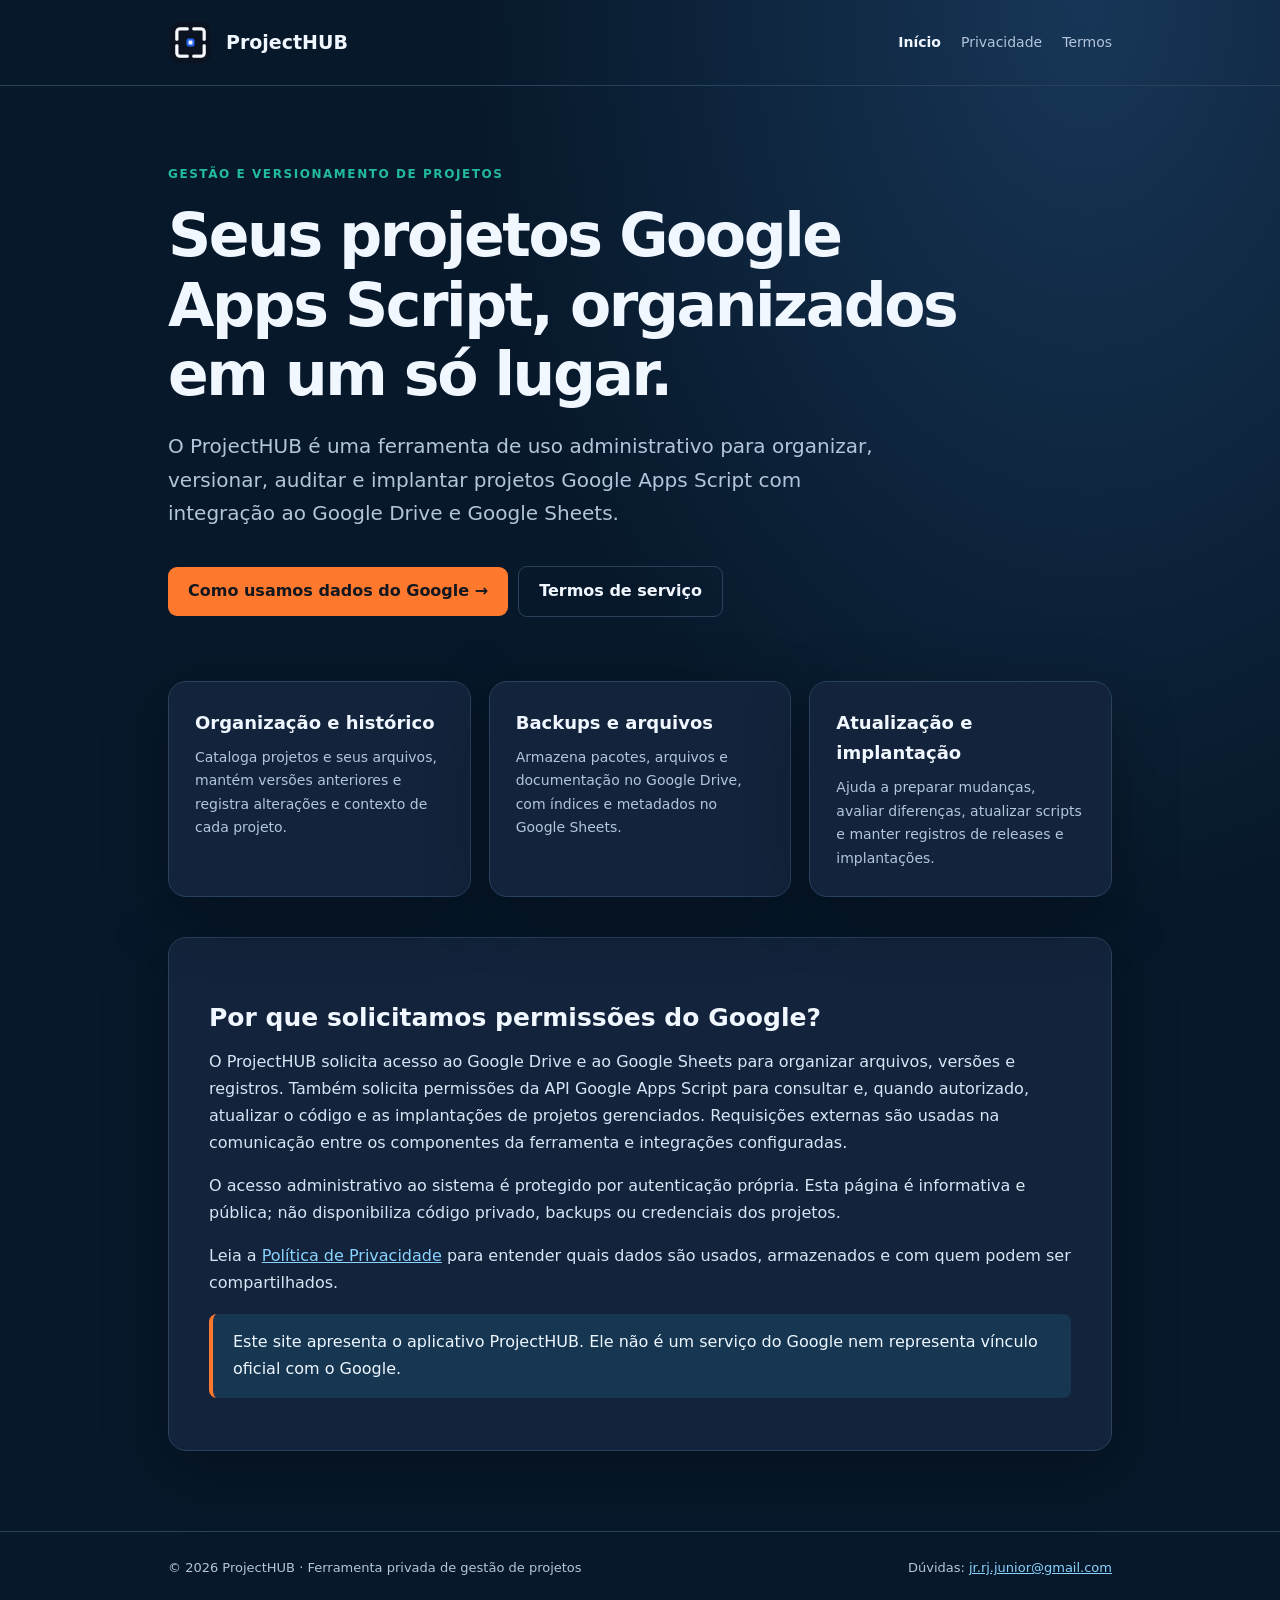
<file: index.html>
<!DOCTYPE html>
<html lang="pt-BR"><head><meta charset="UTF-8"><meta name="viewport" content="width=device-width,initial-scale=1"><meta name="description" content="ProjectHUB: gestão e versionamento de projetos Google Apps Script, backups e implantações."><meta name="robots" content="index,follow"><title>Início — ProjectHUB</title><link rel="icon" type="image/png" href="ProjectHub_favicon_64_v2.3.12.png"><link rel="stylesheet" href="style.css"></head><body><header class="top"><div class="wrap"><a class="brand" href="./"><img src="ProjectHub_logo_v2.3.12.png" alt="Logotipo do ProjectHUB"/><span>ProjectHUB</span></a><nav aria-label="Navegação principal"><a href="./" class="active" aria-current="page">Início</a><a href="privacidade.html" >Privacidade</a><a href="termos.html" >Termos</a></nav></div></header><main class="wrap"><div class="hero"><div class="eyebrow">Gestão e versionamento de projetos</div><h1>Seus projetos Google Apps Script, organizados em um só lugar.</h1><p class="lead">O ProjectHUB é uma ferramenta de uso administrativo para organizar, versionar, auditar e implantar projetos Google Apps Script com integração ao Google Drive e Google Sheets.</p><a class="btn" href="privacidade.html">Como usamos dados do Google →</a><a class="btn btn2" href="termos.html">Termos de serviço</a></div><div class="grid"><article class="card"><h3>Organização e histórico</h3><p>Cataloga projetos e seus arquivos, mantém versões anteriores e registra alterações e contexto de cada projeto.</p></article><article class="card"><h3>Backups e arquivos</h3><p>Armazena pacotes, arquivos e documentação no Google Drive, com índices e metadados no Google Sheets.</p></article><article class="card"><h3>Atualização e implantação</h3><p>Ajuda a preparar mudanças, avaliar diferenças, atualizar scripts e manter registros de releases e implantações.</p></article></div><div class="paper"><h2>Por que solicitamos permissões do Google?</h2><p>O ProjectHUB solicita acesso ao Google Drive e ao Google Sheets para organizar arquivos, versões e registros. Também solicita permissões da API Google Apps Script para consultar e, quando autorizado, atualizar o código e as implantações de projetos gerenciados. Requisições externas são usadas na comunicação entre os componentes da ferramenta e integrações configuradas.</p><p>O acesso administrativo ao sistema é protegido por autenticação própria. Esta página é informativa e pública; não disponibiliza código privado, backups ou credenciais dos projetos.</p><p>Leia a <a href="privacidade.html">Política de Privacidade</a> para entender quais dados são usados, armazenados e com quem podem ser compartilhados.</p><div class="callout">Este site apresenta o aplicativo ProjectHUB. Ele não é um serviço do Google nem representa vínculo oficial com o Google.</div></div></main><footer class="foot"><div class="wrap"><span>© 2026 ProjectHUB · Ferramenta privada de gestão de projetos</span><span>Dúvidas: <a href="mailto:jr.rj.junior@gmail.com">jr.rj.junior@gmail.com</a></span></div></footer></body></html>
</file>
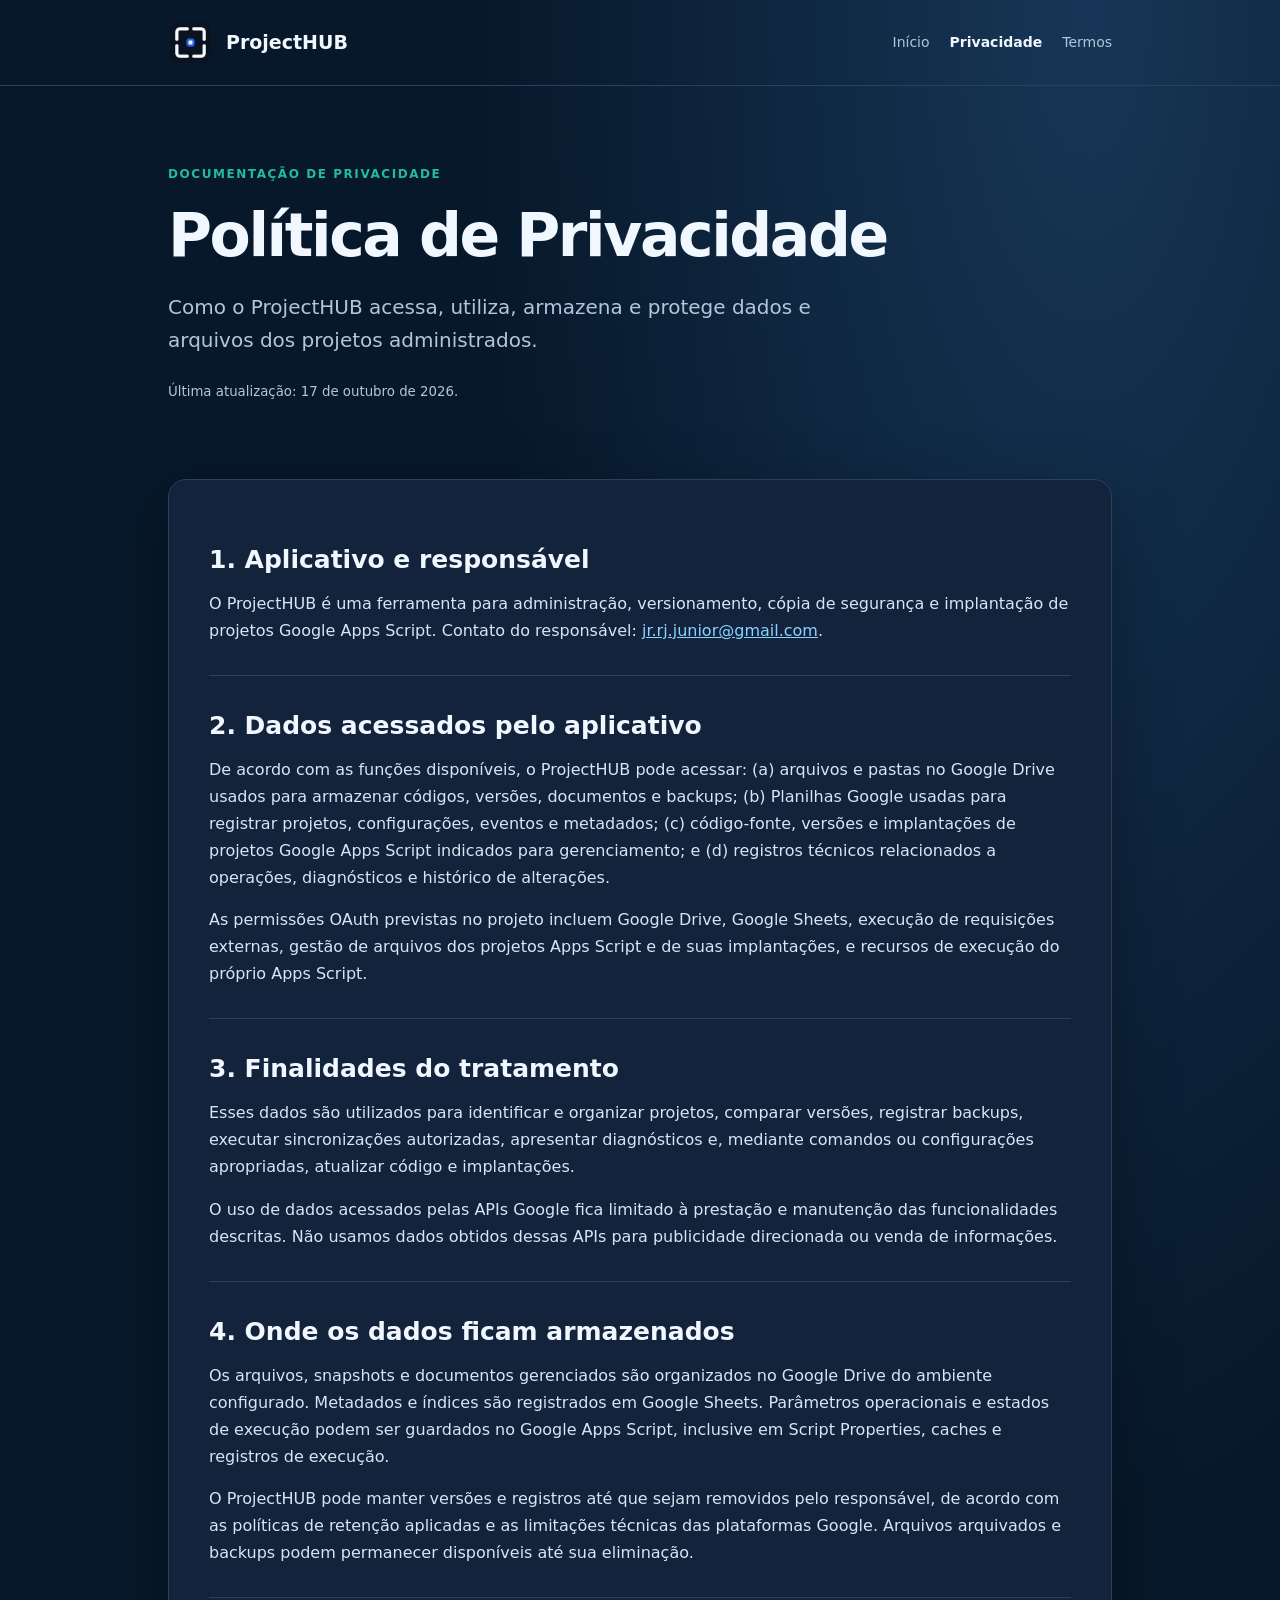
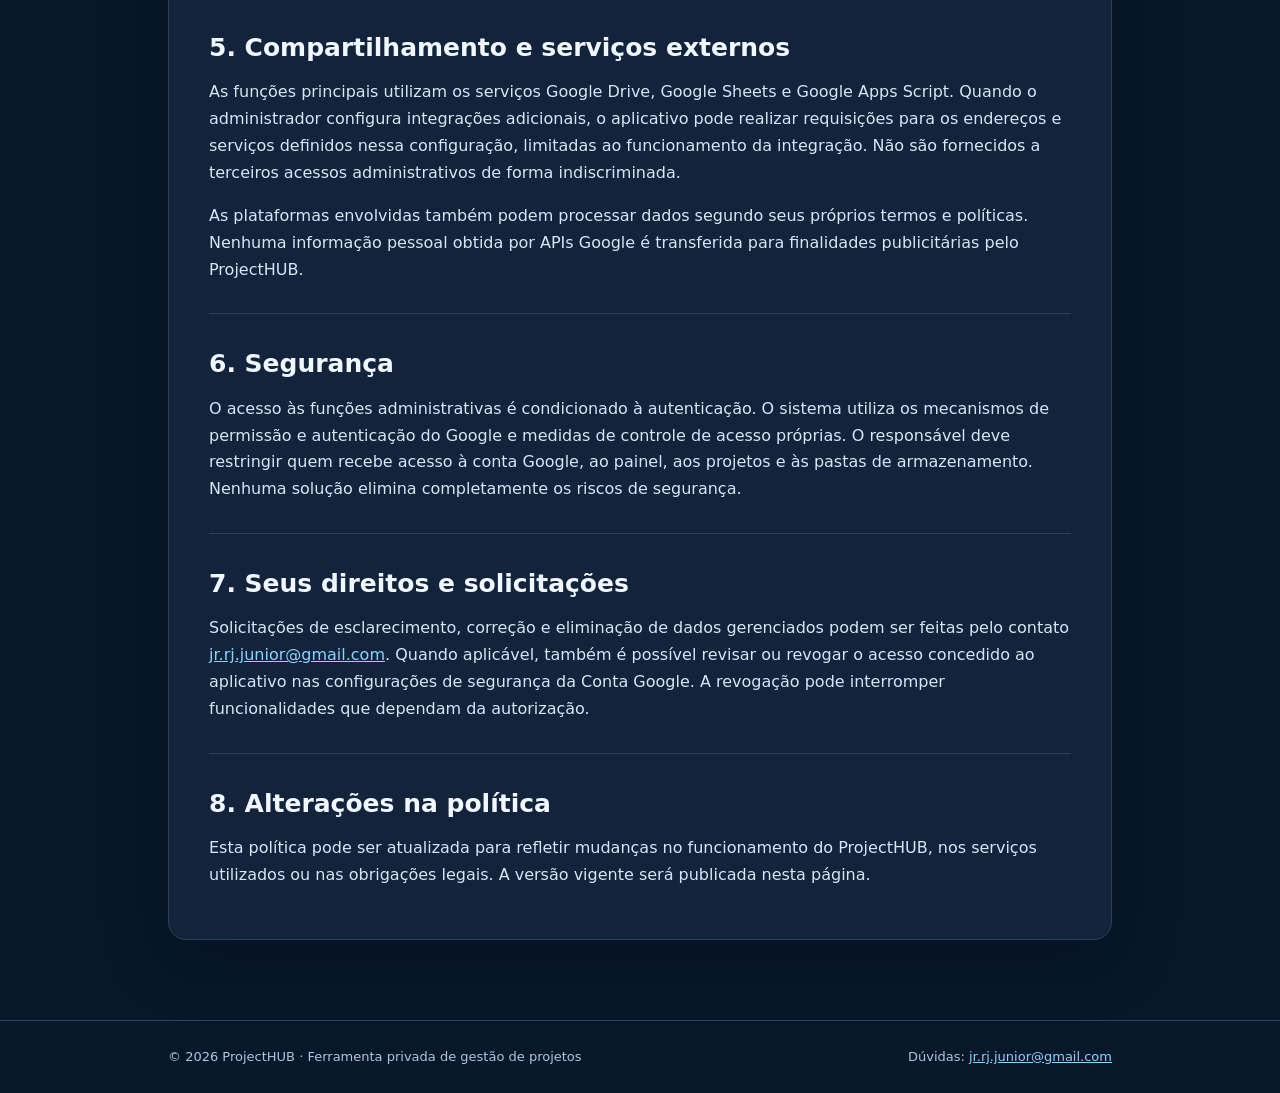
<file: privacidade.html>
<!DOCTYPE html>
<html lang="pt-BR"><head><meta charset="UTF-8"><meta name="viewport" content="width=device-width,initial-scale=1"><meta name="description" content="Política de privacidade sobre dados de Google Apps Script, Google Drive e Google Sheets usados no ProjectHUB."><meta name="robots" content="index,follow"><title>Política de Privacidade — ProjectHUB</title><link rel="icon" type="image/png" href="ProjectHub_favicon_64_v2.3.12.png"><link rel="stylesheet" href="style.css"></head><body><header class="top"><div class="wrap"><a class="brand" href="./"><img src="ProjectHub_logo_v2.3.12.png" alt="Logotipo do ProjectHUB"/><span>ProjectHUB</span></a><nav aria-label="Navegação principal"><a href="./" >Início</a><a href="privacidade.html" class="active" aria-current="page">Privacidade</a><a href="termos.html" >Termos</a></nav></div></header><main class="wrap"><div class="hero"><div class="eyebrow">Documentação de privacidade</div><h1>Política de Privacidade</h1><p class="lead">Como o ProjectHUB acessa, utiliza, armazena e protege dados e arquivos dos projetos administrados.</p><small>Última atualização: 17 de outubro de 2026.</small></div><article class="paper">
<section><h2>1. Aplicativo e responsável</h2><p>O ProjectHUB é uma ferramenta para administração, versionamento, cópia de segurança e implantação de projetos Google Apps Script. Contato do responsável: <a href="mailto:jr.rj.junior@gmail.com">jr.rj.junior@gmail.com</a>.</p></section>
<section><h2>2. Dados acessados pelo aplicativo</h2><p>De acordo com as funções disponíveis, o ProjectHUB pode acessar: (a) arquivos e pastas no Google Drive usados para armazenar códigos, versões, documentos e backups; (b) Planilhas Google usadas para registrar projetos, configurações, eventos e metadados; (c) código-fonte, versões e implantações de projetos Google Apps Script indicados para gerenciamento; e (d) registros técnicos relacionados a operações, diagnósticos e histórico de alterações.</p><p>As permissões OAuth previstas no projeto incluem Google Drive, Google Sheets, execução de requisições externas, gestão de arquivos dos projetos Apps Script e de suas implantações, e recursos de execução do próprio Apps Script.</p></section>
<section><h2>3. Finalidades do tratamento</h2><p>Esses dados são utilizados para identificar e organizar projetos, comparar versões, registrar backups, executar sincronizações autorizadas, apresentar diagnósticos e, mediante comandos ou configurações apropriadas, atualizar código e implantações.</p><p>O uso de dados acessados pelas APIs Google fica limitado à prestação e manutenção das funcionalidades descritas. Não usamos dados obtidos dessas APIs para publicidade direcionada ou venda de informações.</p></section>
<section><h2>4. Onde os dados ficam armazenados</h2><p>Os arquivos, snapshots e documentos gerenciados são organizados no Google Drive do ambiente configurado. Metadados e índices são registrados em Google Sheets. Parâmetros operacionais e estados de execução podem ser guardados no Google Apps Script, inclusive em Script Properties, caches e registros de execução.</p><p>O ProjectHUB pode manter versões e registros até que sejam removidos pelo responsável, de acordo com as políticas de retenção aplicadas e as limitações técnicas das plataformas Google. Arquivos arquivados e backups podem permanecer disponíveis até sua eliminação.</p></section>
<section><h2>5. Compartilhamento e serviços externos</h2><p>As funções principais utilizam os serviços Google Drive, Google Sheets e Google Apps Script. Quando o administrador configura integrações adicionais, o aplicativo pode realizar requisições para os endereços e serviços definidos nessa configuração, limitadas ao funcionamento da integração. Não são fornecidos a terceiros acessos administrativos de forma indiscriminada.</p><p>As plataformas envolvidas também podem processar dados segundo seus próprios termos e políticas. Nenhuma informação pessoal obtida por APIs Google é transferida para finalidades publicitárias pelo ProjectHUB.</p></section>
<section><h2>6. Segurança</h2><p>O acesso às funções administrativas é condicionado à autenticação. O sistema utiliza os mecanismos de permissão e autenticação do Google e medidas de controle de acesso próprias. O responsável deve restringir quem recebe acesso à conta Google, ao painel, aos projetos e às pastas de armazenamento. Nenhuma solução elimina completamente os riscos de segurança.</p></section>
<section><h2>7. Seus direitos e solicitações</h2><p>Solicitações de esclarecimento, correção e eliminação de dados gerenciados podem ser feitas pelo contato <a href="mailto:jr.rj.junior@gmail.com">jr.rj.junior@gmail.com</a>. Quando aplicável, também é possível revisar ou revogar o acesso concedido ao aplicativo nas configurações de segurança da Conta Google. A revogação pode interromper funcionalidades que dependam da autorização.</p></section>
<section><h2>8. Alterações na política</h2><p>Esta política pode ser atualizada para refletir mudanças no funcionamento do ProjectHUB, nos serviços utilizados ou nas obrigações legais. A versão vigente será publicada nesta página.</p></section>
</article></main><footer class="foot"><div class="wrap"><span>© 2026 ProjectHUB · Ferramenta privada de gestão de projetos</span><span>Dúvidas: <a href="mailto:jr.rj.junior@gmail.com">jr.rj.junior@gmail.com</a></span></div></footer></body></html>
</file>
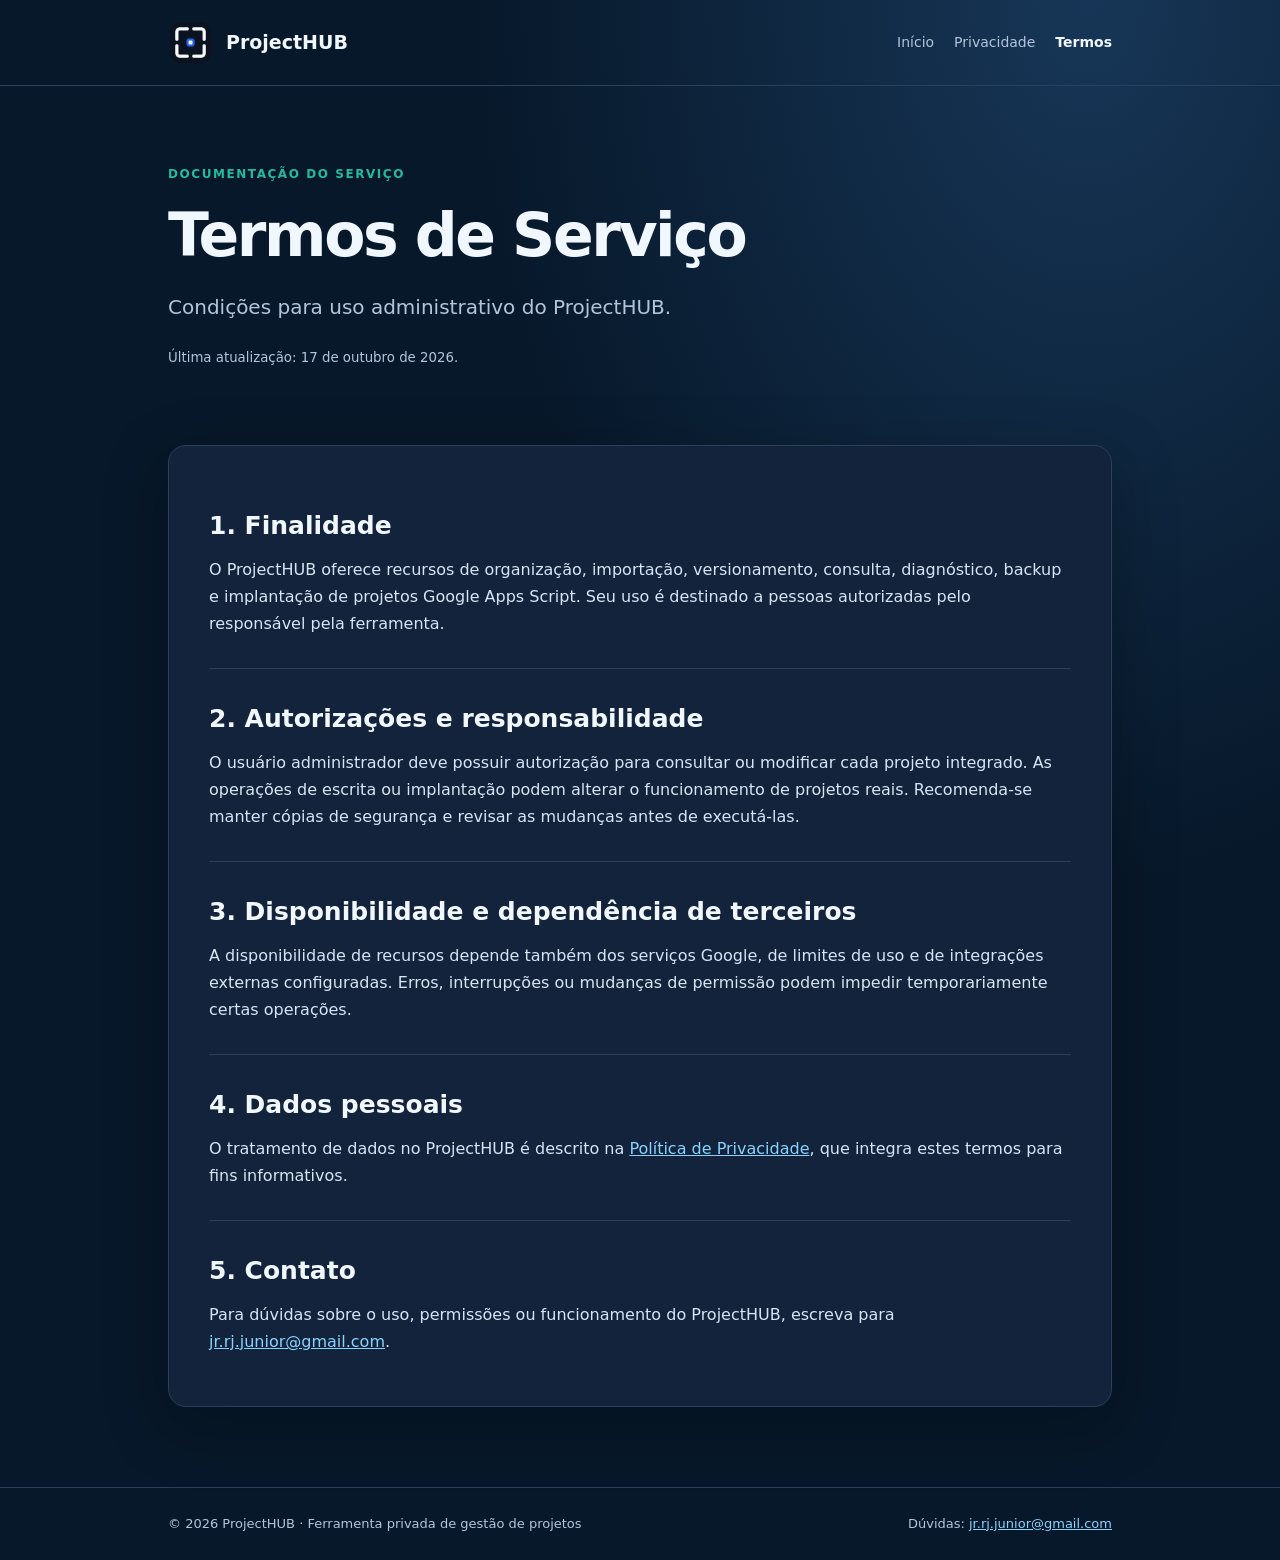
<file: termos.html>
<!DOCTYPE html>
<html lang="pt-BR"><head><meta charset="UTF-8"><meta name="viewport" content="width=device-width,initial-scale=1"><meta name="description" content="Condições de uso administrativo do ProjectHUB."><meta name="robots" content="index,follow"><title>Termos de Serviço — ProjectHUB</title><link rel="icon" type="image/png" href="ProjectHub_favicon_64_v2.3.12.png"><link rel="stylesheet" href="style.css"></head><body><header class="top"><div class="wrap"><a class="brand" href="./"><img src="ProjectHub_logo_v2.3.12.png" alt="Logotipo do ProjectHUB"/><span>ProjectHUB</span></a><nav aria-label="Navegação principal"><a href="./" >Início</a><a href="privacidade.html" >Privacidade</a><a href="termos.html" class="active" aria-current="page">Termos</a></nav></div></header><main class="wrap"><div class="hero"><div class="eyebrow">Documentação do serviço</div><h1>Termos de Serviço</h1><p class="lead">Condições para uso administrativo do ProjectHUB.</p><small>Última atualização: 17 de outubro de 2026.</small></div><article class="paper">
<section><h2>1. Finalidade</h2><p>O ProjectHUB oferece recursos de organização, importação, versionamento, consulta, diagnóstico, backup e implantação de projetos Google Apps Script. Seu uso é destinado a pessoas autorizadas pelo responsável pela ferramenta.</p></section>
<section><h2>2. Autorizações e responsabilidade</h2><p>O usuário administrador deve possuir autorização para consultar ou modificar cada projeto integrado. As operações de escrita ou implantação podem alterar o funcionamento de projetos reais. Recomenda-se manter cópias de segurança e revisar as mudanças antes de executá-las.</p></section>
<section><h2>3. Disponibilidade e dependência de terceiros</h2><p>A disponibilidade de recursos depende também dos serviços Google, de limites de uso e de integrações externas configuradas. Erros, interrupções ou mudanças de permissão podem impedir temporariamente certas operações.</p></section>
<section><h2>4. Dados pessoais</h2><p>O tratamento de dados no ProjectHUB é descrito na <a href="privacidade.html">Política de Privacidade</a>, que integra estes termos para fins informativos.</p></section>
<section><h2>5. Contato</h2><p>Para dúvidas sobre o uso, permissões ou funcionamento do ProjectHUB, escreva para <a href="mailto:jr.rj.junior@gmail.com">jr.rj.junior@gmail.com</a>.</p></section>
</article></main><footer class="foot"><div class="wrap"><span>© 2026 ProjectHUB · Ferramenta privada de gestão de projetos</span><span>Dúvidas: <a href="mailto:jr.rj.junior@gmail.com">jr.rj.junior@gmail.com</a></span></div></footer></body></html>
</file>
<file: style.css>
:root{--bg:#07182a;--card:#12233b;--line:#29415b;--txt:#f1f7ff;--muted:#b3c5da;--acc:#fe792e;--accent2:#22bba0;--shadow:0 18px 65px rgba(0,0,0,.28)}
*{box-sizing:border-box}body{margin:0;background:radial-gradient(ellipse at 85% 0, #173657 0, transparent 40%),var(--bg);color:var(--txt);font:16px/1.68 system-ui,-apple-system,BlinkMacSystemFont,'Segoe UI',sans-serif}a{color:#8ad3ff}a:hover{text-decoration:none}a:focus-visible{outline:3px solid var(--acc);outline-offset:3px}.wrap{max-width:1000px;margin:auto;padding:0 28px}.top{border-bottom:1px solid var(--line);padding:20px 0;position:relative}.top .wrap{display:flex;justify-content:space-between;align-items:center;gap:18px;flex-wrap:wrap}.brand{display:flex;gap:13px;align-items:center;text-decoration:none;color:var(--txt);font-size:19px;font-weight:750}.brand img{width:45px;height:45px;object-fit:contain;border-radius:12px}nav{display:flex;gap:20px;flex-wrap:wrap;font-size:14px}nav a{text-decoration:none;color:var(--muted)}nav a.active{color:var(--txt);font-weight:700}.hero{padding:78px 0 42px}.eyebrow{font-size:12px;letter-spacing:.13em;color:var(--accent2);font-weight:800;text-transform:uppercase}h1{font-size:clamp(34px,5vw,60px);line-height:1.16;letter-spacing:-.04em;max-width:830px;margin:17px 0}p.lead{font-size:20px;color:var(--muted);max-width:730px}h2{font-size:25px;line-height:1.25;margin:30px 0 14px}h3{font-size:18px;margin:18px 0 8px}.intro{max-width:800px}.grid{display:grid;grid-template-columns:repeat(3,1fr);gap:18px;margin:22px 0 40px}.card,.paper{background:var(--card);border:1px solid var(--line);border-radius:18px;padding:26px;box-shadow:var(--shadow)}.card h3{margin:0 0 8px}.card p{color:var(--muted);font-size:14px;margin:0}.paper{margin:32px 0 80px;padding:34px 40px}.paper p,.paper li{color:#d7e5f4}.paper ul{padding-left:24px}.paper section+section{border-top:1px solid var(--line);margin-top:30px;padding-top:4px}.callout{background:#163651;border-left:4px solid var(--acc);padding:15px 20px;border-radius:8px;margin:18px 0;color:#eef7ff}.btn{display:inline-flex;gap:8px;align-items:center;background:var(--acc);color:#131820;text-decoration:none;padding:11px 20px;border-radius:9px;font-weight:800;margin:15px 10px 0 0}.btn2{background:transparent;border:1px solid var(--line);color:var(--txt)}.foot{border-top:1px solid var(--line);padding:25px 0;color:var(--muted);font-size:13px}.foot .wrap{display:flex;justify-content:space-between;gap:16px;flex-wrap:wrap}small{color:var(--muted)}@media(max-width:650px){.grid{grid-template-columns:1fr}.paper{padding:22px}.hero{padding-top:46px}}
</file>
